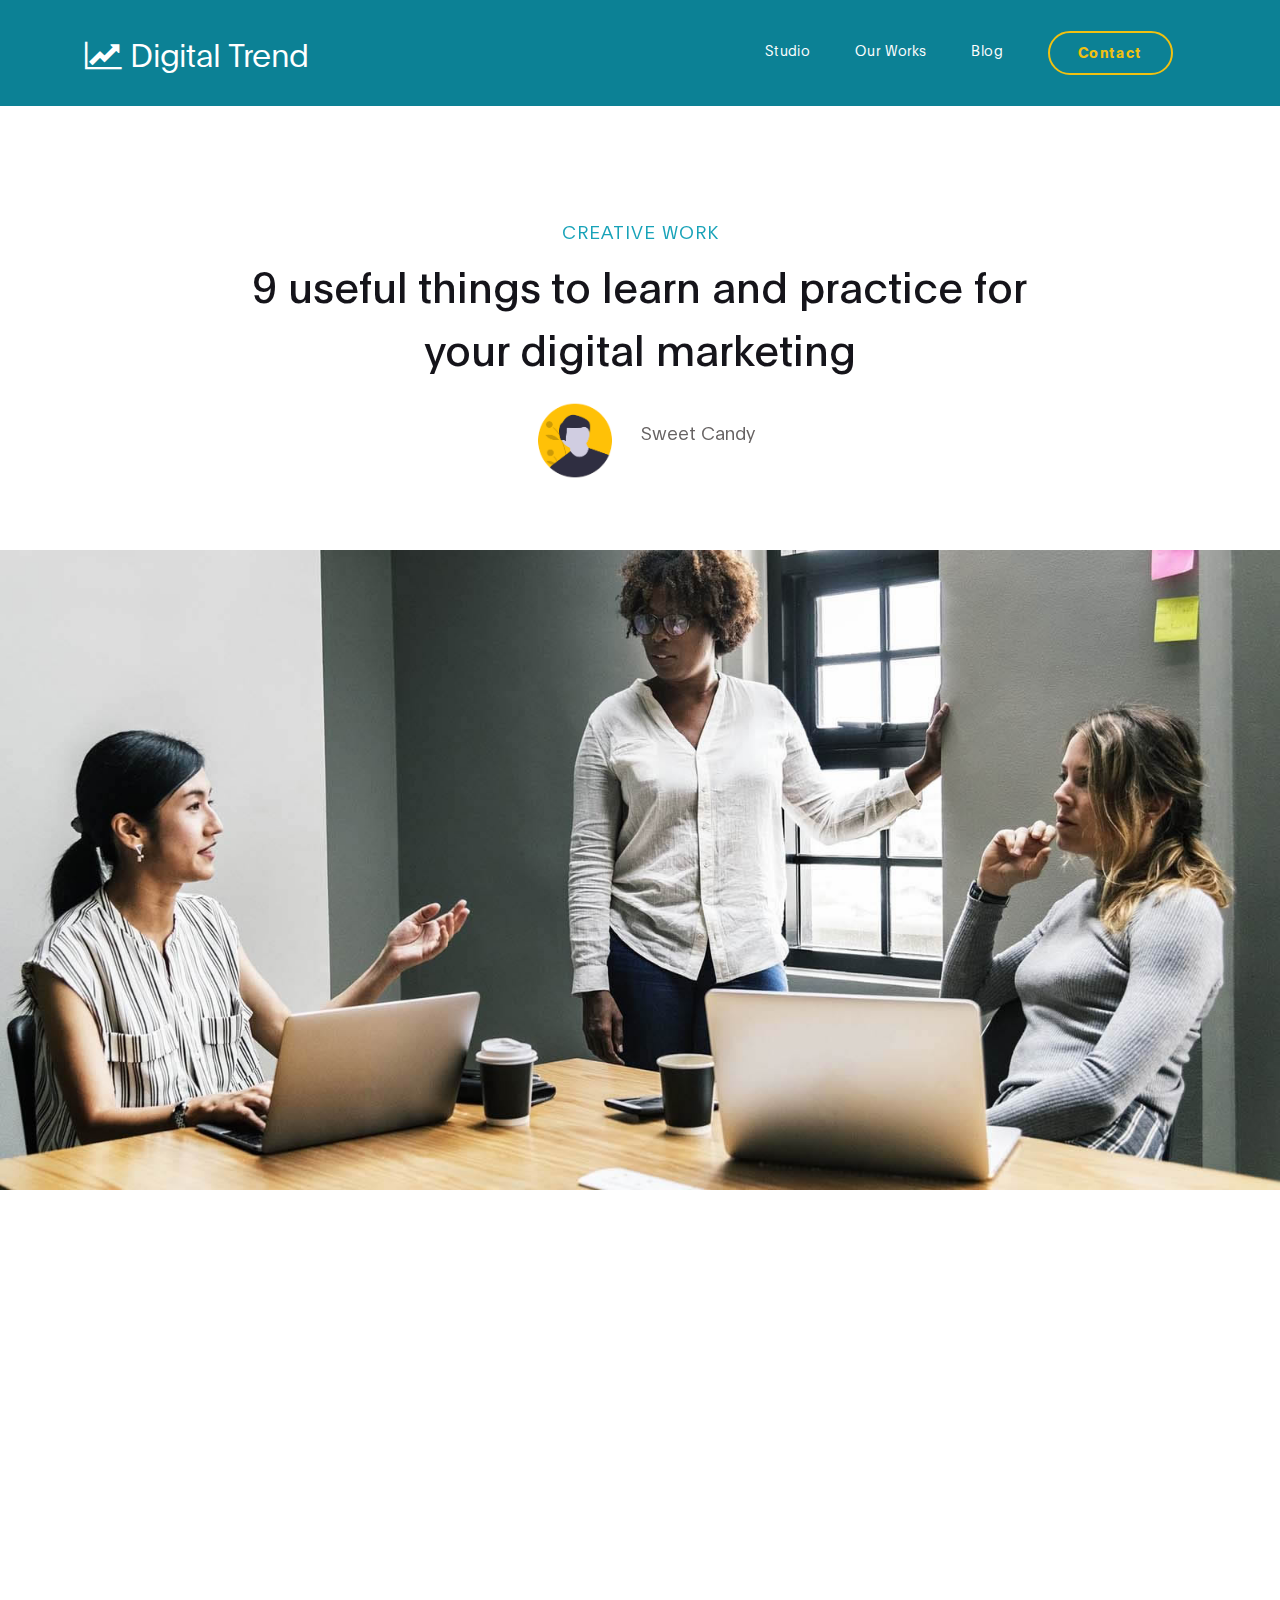
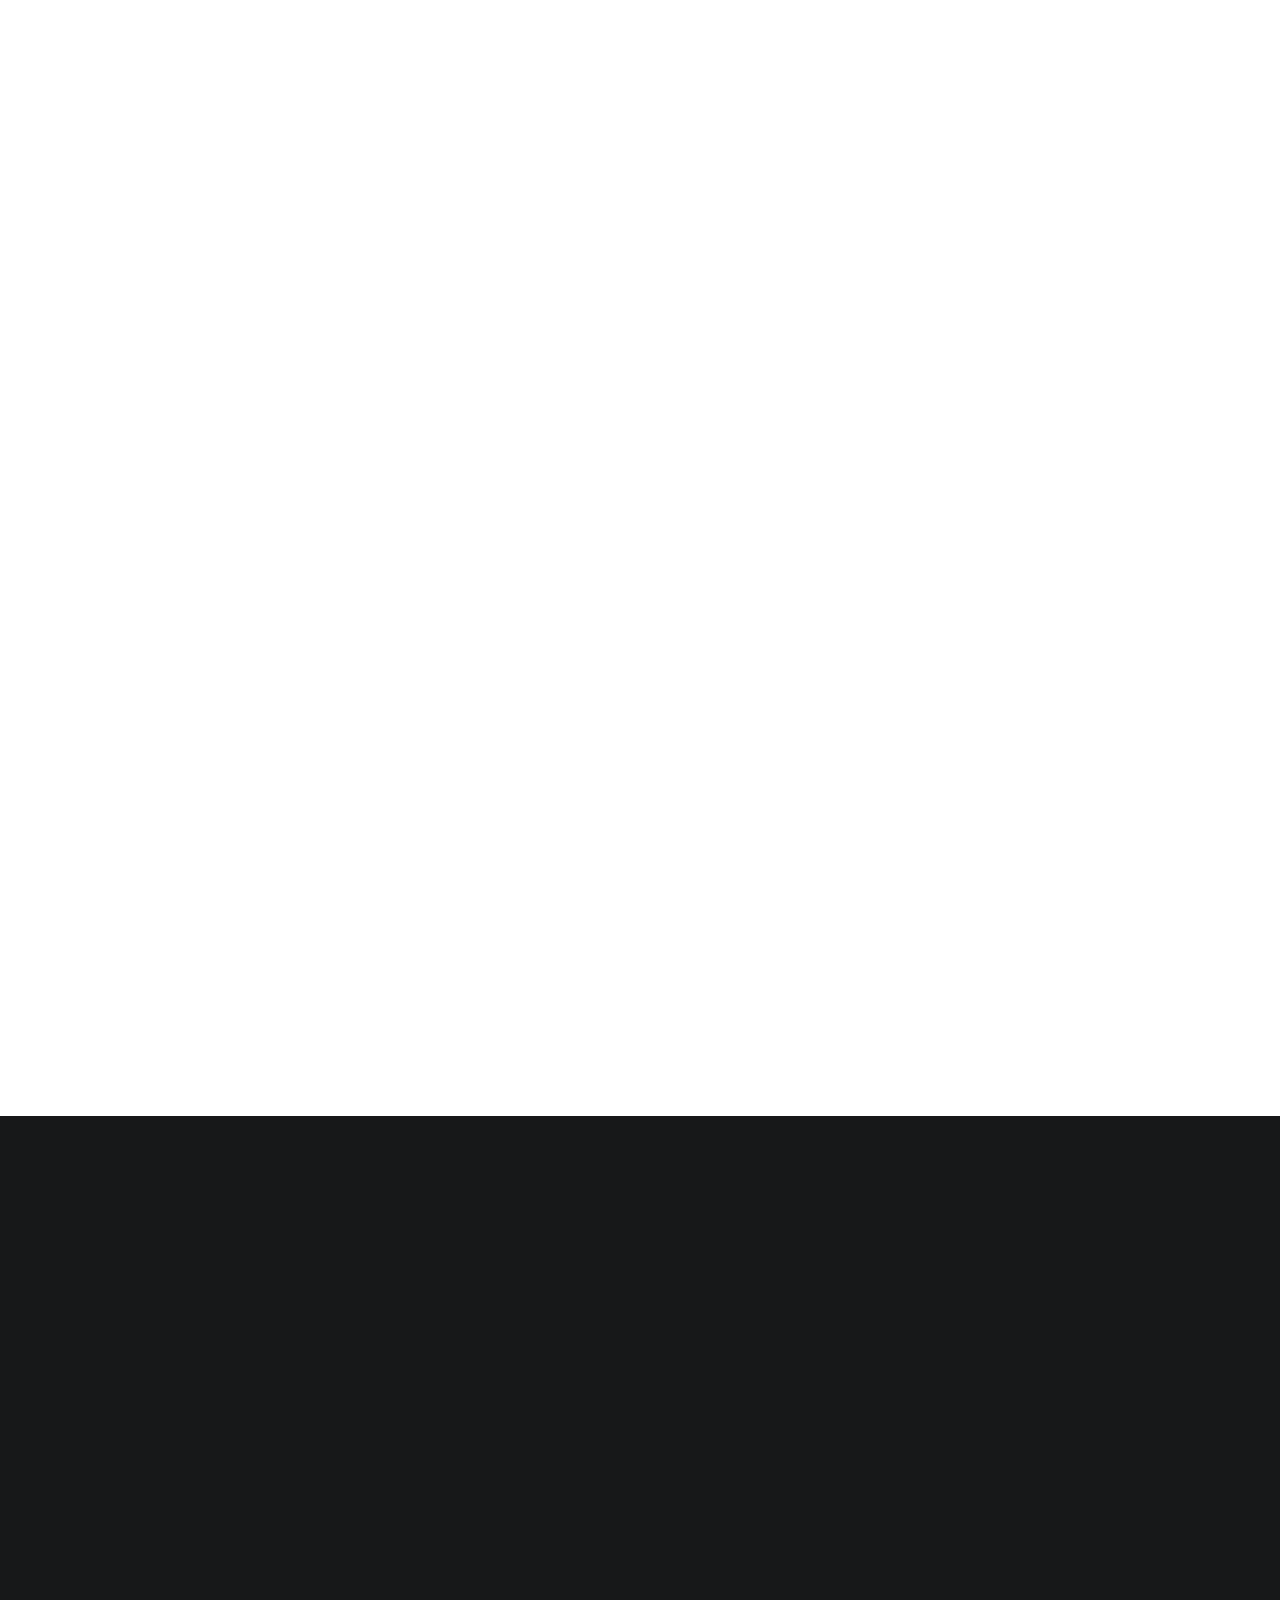
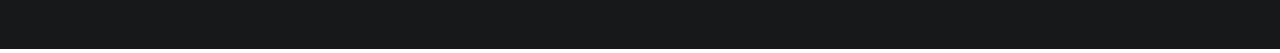
<file: blog-detail.html>
<!DOCTYPE html>
<html lang="en">
<head>

     <title>Digital Trend - Blog Detail</title>
<!--

DIGITAL TREND

https://templatemo.com/tm-538-digital-trend

-->
     <meta charset="UTF-8">
     <meta http-equiv="X-UA-Compatible" content="IE=Edge">
     <meta name="description" content="">
     <meta name="keywords" content="">
     <meta name="author" content="">
     <meta name="viewport" content="width=device-width, initial-scale=1, maximum-scale=1">

     <link rel="stylesheet" href="css/bootstrap.min.css">
     <link rel="stylesheet" href="css/font-awesome.min.css">
     <link rel="stylesheet" href="css/aos.css">
     <link rel="stylesheet" href="css/owl.carousel.min.css">
     <link rel="stylesheet" href="css/owl.theme.default.min.css">

     <!-- MAIN CSS -->
     <link rel="stylesheet" href="css/templatemo-digital-trend.css">

</head>
<body>

     <!-- MENU BAR -->
    <nav class="navbar navbar-expand-lg position-relative">
        <div class="container">
            <a class="navbar-brand" href="index.html">
              <i class="fa fa-line-chart"></i>
              Digital Trend
            </a>

            <button class="navbar-toggler" type="button" data-toggle="collapse" data-target="#navbarNav" aria-controls="navbarNav" aria-expanded="false"
                aria-label="Toggle navigation">
                <span class="navbar-toggler-icon"></span>
            </button>

            <div class="collapse navbar-collapse" id="navbarNav">
                <ul class="navbar-nav ml-auto">
                    <li class="nav-item">
                        <a href="index.html#about" class="nav-link">Studio</a>
                    </li>
                    <li class="nav-item">
                        <a href="index.html#project" class="nav-link">Our Works</a>
                    </li>
                    <li class="nav-item">
                        <a href="blog.html" class="nav-link">Blog</a>
                    </li>
                    <li class="nav-item">
                        <a href="contact.html" class="nav-link contact">Contact</a>
                    </li>
                </ul>
            </div>
        </div>
    </nav>


     <!-- BLOG DETAIL -->
     <section class="project-detail section-padding-half">
          <div class="container">
               <div class="row">

                    <div class="col-lg-9 mx-auto col-md-10 col-12 mt-lg-5 text-center" data-aos="fade-up">
                      <h4 class="blog-category text-info">Creative Work</h4>
                      
                      <h1>9 useful things to learn and practice for your digital marketing</h1>

                      <div class="client-info">
                          <div class="d-flex justify-content-center align-items-center mt-3">
                            <img src="images/project/project-detail/male-avatar.png" class="img-fluid" alt="male avatar">

                            <p>Sweet Candy</p>
                          </div>
                      </div>
                    </div>

               </div>
          </div>
     </section>


     <div class="full-image text-center" data-aos="zoom-in">
       <img src="images/blog/blog-header-image.jpg" class="img-fluid" alt="blog header">
     </div>


     <!-- BLOG DETAIL -->
     <section class="project-detail">
          <div class="container">
               <div class="row">

                  <div class="col-lg-9 mx-auto col-md-11 col-12 my-5 pt-3" data-aos="fade-up">

                    <h2 class="mb-3">Etiam quis metus elementum, tempor risus vel, condimentum orci.</h2>

                    <p>Mauris in convallis nunc, non facilisis arcu. Nunc sapien nulla, interdum at diam non, aliquam vestibulum leo. Fusce laoreet malesuada ante, consectetur consequat ante tempor et. Quisque ac risus ligula.</p>

                    <p>Suspendisse bibendum tortor at est placerat auctor. Phasellus tortor est, bibendum eu ex eu, tincidunt efficitur nunc. Orci varius natoque penatibus et magnis dis parturient montes, nascetur ridiculus mus.</p>

                    <ul class="list-detail py-3">
                      <li><span>Quisque at condimentum est. Duis sollicitudin urna id elit pulvinar placerat. Ut ac dui in ex vulputate dictum.</span></li>

                      <li><span>Mauris vitae tellus nisi. Morbi rutrum lacus sit amet volutpat viverra.</span></li>

                      <li><span> Integer maximus sem ut ipsum blandit elementum. Nullam sollicitudin accumsan commodo.</span></li>
                    </ul>

                    <p>Sed leo nisl, posuere at molestie ac, suscipit auctor mauris. Etiam quis metus elementum, tempor risus vel, condimentum orci.</p>

                    <h2 class="mt-5 mb-3">Curabitur tempus vel libero lobortis feugiat</h2>

                    <p>Orci varius natoque penatibus et magnis dis parturient montes, nascetur ridiculus mus. Mauris in convallis nunc, non facilisis arcu. Nunc sapien nulla, interdum at diam non, aliquam vestibulum leo.</p>

                    <blockquote>Phasellus dapibus ex sed dolor blandit, efficitur iaculis ipsum scelerisque. Cras elementum nibh id felis sagittis, sit amet pellentesque ligula porttitor. Fusce laoreet malesuada ante, consectetur consequat ante tempor et. Quisque ac risus ligula.</blockquote>
                    </div>
               </div>

              <div class="col-lg-8 mx-auto mb-5 pb-5 col-12" data-aos="fade-up">

                <h3 class="my-3" data-aos="fade-up">Leave a comment</h3>

                <form action="#" method="get"  class="contact-form" data-aos="fade-up" data-aos-delay="300" role="form">
                  <div class="row">
                    <div class="col-lg-6 col-12">
                      <input type="text" class="form-control" name="name" placeholder="Name">
                    </div>

                    <div class="col-lg-6 col-12">
                      <input type="email" class="form-control" name="email" placeholder="Email">
                    </div>

                    <div class="col-lg-12 col-12">
                      <textarea class="form-control" rows="6" name="message" placeholder="Message"></textarea>
                    </div>

                    <div class="col-lg-5 mx-auto col-7">
                      <button type="submit" class="form-control" id="submit-button" name="submit">Submit Comment</button>
                    </div>
                  </div>
                </form>
              </div>
              
          </div>
          
     </section>


    <footer class="site-footer">
      <div class="container">
        <div class="row">

          <div class="col-lg-5 mx-lg-auto col-md-8 col-10">
            <h1 class="text-white" data-aos="fade-up" data-aos-delay="100">We make creative <strong>brands</strong> only.</h1>
          </div>

          <div class="col-lg-3 col-md-6 col-12" data-aos="fade-up" data-aos-delay="200">
            <h4 class="my-4">Contact Info</h4>

            <p class="mb-1">
              <i class="fa fa-phone mr-2 footer-icon"></i> 
              +99 080 070 4224
            </p>

            <p>
              <a href="#">
                <i class="fa fa-envelope mr-2 footer-icon"></i>
                hello@company.com
              </a>
            </p>
          </div>

          <div class="col-lg-3 col-md-6 col-12" data-aos="fade-up" data-aos-delay="300">
            <h4 class="my-4">Our Studio</h4>

            <p class="mb-1">
              <i class="fa fa-home mr-2 footer-icon"></i> 
              Av. Lúcio Costa - Barra da Tijuca, Rio de Janeiro - RJ, Brazil
            </p>
          </div>

          <div class="col-lg-4 mx-lg-auto text-center col-md-8 col-12" data-aos="fade-up" data-aos-delay="400">
            <p class="copyright-text">Copyright &copy; 2020 Your Company
            <br>
            <a rel="nofollow noopener" href="https://templatemo.com">Design: TemplateMo</a></p>
          </div>

          <div class="col-lg-4 mx-lg-auto col-md-6 col-12" data-aos="fade-up" data-aos-delay="500">
            
            <ul class="footer-link">
              <li><a href="#">Stories</a></li>
              <li><a href="#">Work with us</a></li>
              <li><a href="#">Privacy</a></li>
            </ul>
          </div>

          <div class="col-lg-3 mx-lg-auto col-md-6 col-12" data-aos="fade-up" data-aos-delay="600">
            <ul class="social-icon">
              <li><a href="#" class="fa fa-instagram"></a></li>
              <li><a href="#" class="fa fa-twitter"></a></li>
              <li><a href="#" class="fa fa-dribbble"></a></li>
              <li><a href="#" class="fa fa-behance"></a></li>
            </ul>
          </div>

        </div>
      </div>
    </footer>


     <!-- SCRIPTS -->
     <script src="js/jquery.min.js"></script>
     <script src="js/bootstrap.min.js"></script>
     <script src="js/aos.js"></script>
     <script src="js/owl.carousel.min.js"></script>
     <script src="js/custom.js"></script>

</body>
</html>
</file>
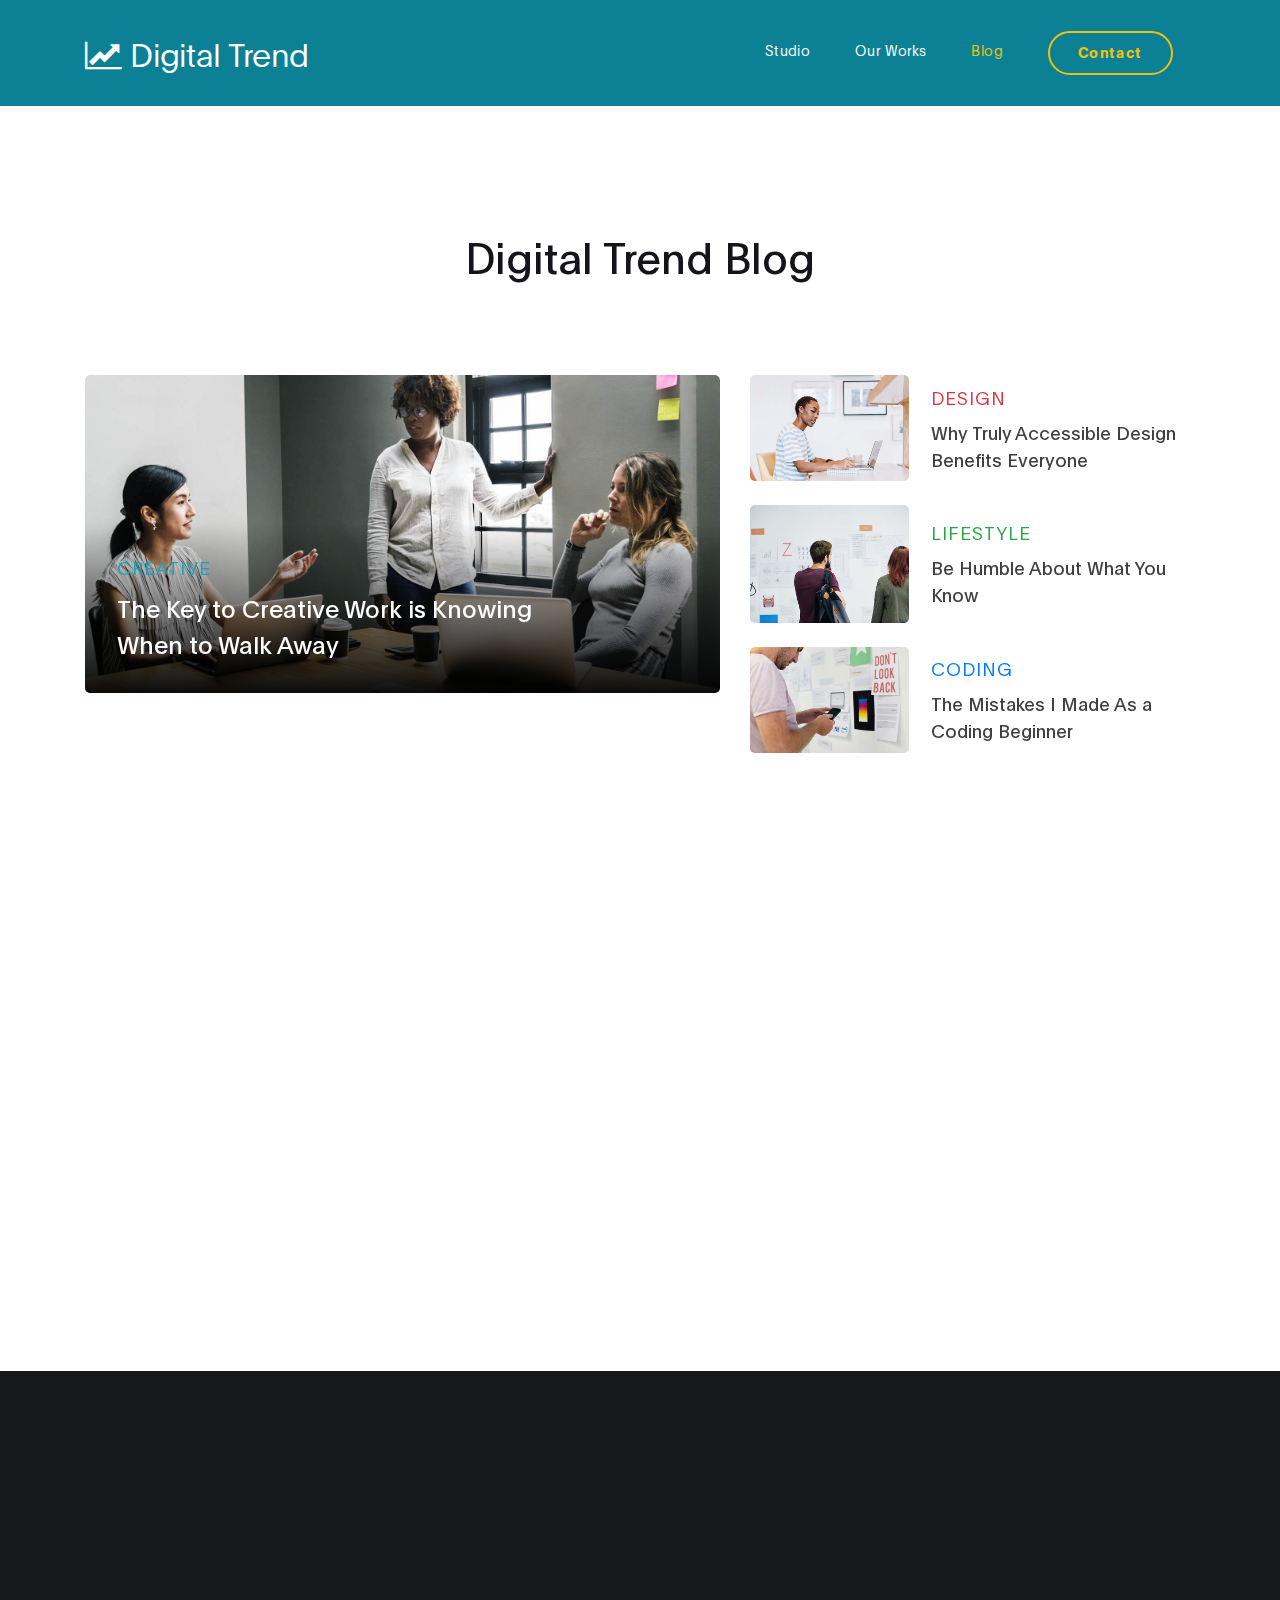
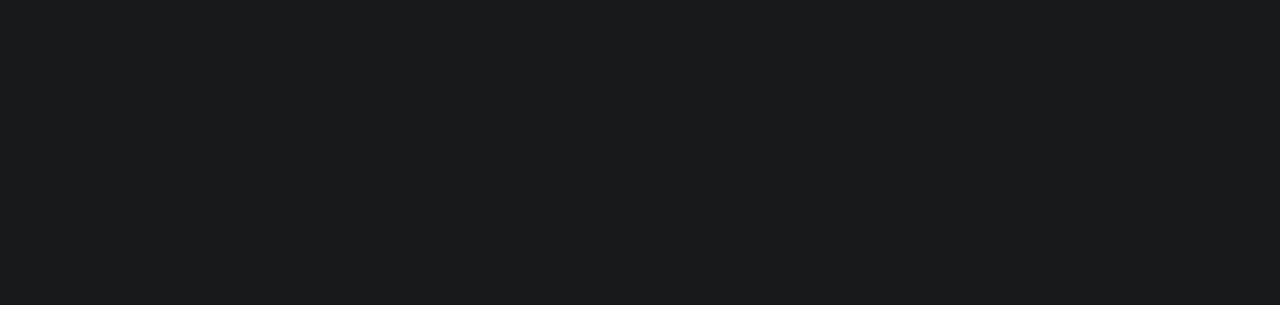
<file: blog.html>
<!DOCTYPE html>
<html lang="en">
<head>

     <title>Digital Trend - Blog</title>
<!--

DIGITAL TREND

https://templatemo.com/tm-538-digital-trend

-->
     <meta charset="UTF-8">
     <meta http-equiv="X-UA-Compatible" content="IE=Edge">
     <meta name="description" content="">
     <meta name="keywords" content="">
     <meta name="author" content="">
     <meta name="viewport" content="width=device-width, initial-scale=1, maximum-scale=1">

     <link rel="stylesheet" href="css/bootstrap.min.css">
     <link rel="stylesheet" href="css/font-awesome.min.css">
     <link rel="stylesheet" href="css/aos.css">
     <link rel="stylesheet" href="css/owl.carousel.min.css">
     <link rel="stylesheet" href="css/owl.theme.default.min.css">

     <!-- MAIN CSS -->
     <link rel="stylesheet" href="css/templatemo-digital-trend.css">

</head>
<body>

     <!-- MENU BAR -->
    <nav class="navbar navbar-expand-lg position-absolute">
        <div class="container">
            <a class="navbar-brand" href="index.html">
              <i class="fa fa-line-chart"></i>
              Digital Trend
            </a>

            <button class="navbar-toggler" type="button" data-toggle="collapse" data-target="#navbarNav" aria-controls="navbarNav" aria-expanded="false"
                aria-label="Toggle navigation">
                <span class="navbar-toggler-icon"></span>
            </button>

            <div class="collapse navbar-collapse" id="navbarNav">
                <ul class="navbar-nav ml-auto">
                    <li class="nav-item">
                        <a href="index.html#about" class="nav-link">Studio</a>
                    </li>
                    <li class="nav-item">
                        <a href="index.html#project" class="nav-link">Our Works</a>
                    </li>
                    <li class="nav-item">
                        <a href="blog.html" class="nav-link active">Blog</a>
                    </li>
                    <li class="nav-item">
                        <a href="contact.html" class="nav-link contact">Contact</a>
                    </li>
                </ul>
            </div>
        </div>
    </nav>


     <!-- BLOG -->
     <section class="blog section-padding">
          <div class="container">
               <div class="row">

                    <div class="col-lg-12 col-12 py-5 mt-5 mb-3 text-center">

                      <h1 class="mb-4" data-aos="fade-up">Digital Trend Blog</h1>
                    </div>

                    <div class="col-lg-7 col-md-7 col-12 mb-4">
                      <div class="blog-header" data-aos="fade-up" data-aos-delay="100">
                        <img src="images/blog/blog-header-image.jpg" class="img-fluid" alt="blog header">

                        <div class="blog-header-info">
                          <h4 class="blog-category text-info">Creative</h4>

                          <h3><a href="blog-detail.html">The Key to Creative Work is Knowing When to Walk Away</a></h3>
                        </div>
                      </div>
                    </div>

                    <div class="col-lg-5 col-md-5 col-12 mb-4">
                      <div class="blog-sidebar d-flex justify-content-center align-items-center" data-aos="fade-up" data-aos-delay="200">
                        <img src="images/blog/blog-sidebar-image.jpg" class="img-fluid" alt="blog">

                        <div class="blog-info">
                          <h4 class="blog-category text-danger">Design</h4>

                          <h3><a href="blog-detail.html">Why Truly Accessible Design Benefits Everyone</a></h3>
                        </div>
                      </div>

                      <div class="blog-sidebar py-4 d-flex justify-content-center align-items-center" data-aos="fade-up" data-aos-delay="300">
                        <img src="images/blog/blog-sidebar-image01.jpg" class="img-fluid" alt="blog">

                        <div class="blog-info">
                          <h4 class="blog-category text-success">lifestyle</h4>

                          <h3><a href="blog-detail.html">Be Humble About What You Know</a></h3>
                        </div>
                      </div>

                      <div class="blog-sidebar d-flex justify-content-center align-items-center" data-aos="fade-up" data-aos-delay="200">
                        <img src="images/blog/blog-sidebar-image02.jpg" class="img-fluid" alt="blog">

                        <div class="blog-info">
                          <h4 class="blog-category text-primary">Coding</h4>

                          <h3><a href="blog-detail.html">The Mistakes I Made As a Coding Beginner</a></h3>
                        </div>
                      </div>

                    </div>

                    <div class="col-lg-5 ml-auto mt-5 pt-5 col-md-6 col-12">

                      <img src="images/newsletter.png" data-aos="fade-up" data-aos-delay="100" class="img-fluid" alt="newsletter">
                    </div>

                    <div class="col-lg-5 mr-auto mt-5 pt-5 col-md-6 col-12 newsletter-form">
                      <h4 data-aos="fade-up" data-aos-delay="200">Email Newsletter</h4>

                      <h2 data-aos="fade-up" data-aos-delay="300">Let’s stay up-to-date. We'll share you all good stuffs.</h2>
                      <form action="#" method="get" enctype="multipart/form-data">
                      <div class="form-group mt-4" data-aos="fade-up" data-aos-delay="400">
                        <input name="email" type="email" class="form-control" 
                        		id="email" aria-describedby="emailHelp" placeholder="Please enter your email" required>

                        <small id="emailHelp" class="form-text text-muted">We'll NOT share your email address to anyone else.</small>

                      </div>

                      <div class="form-group form-check" data-aos="fade-up" data-aos-delay="500">
                        <input name="monthly" type="checkbox" class="form-check-input" id="monthly">

                        <label class="form-check-label" for="monthly">Please send me a monthly newsletter.</label>
                      </div>

                        <button type="submit" data-aos="fade-up" data-aos-delay="500" class="btn w-100 mt-3">Sign up</button>
                      </form>
                    </div>

               </div>
          </div>
     </section>


    <footer class="site-footer">
      <div class="container">
        <div class="row">

          <div class="col-lg-5 mx-lg-auto col-md-8 col-10">
            <h1 class="text-white" data-aos="fade-up" data-aos-delay="100">We make creative <strong>brands</strong> only.</h1>
          </div>

          <div class="col-lg-3 col-md-6 col-12" data-aos="fade-up" data-aos-delay="200">
            <h4 class="my-4">Contact Info</h4>

            <p class="mb-1">
              <i class="fa fa-phone mr-2 footer-icon"></i> 
              +99 080 070 4224
            </p>

            <p>
              <a href="#">
                <i class="fa fa-envelope mr-2 footer-icon"></i>
                hello@company.com
              </a>
            </p>
          </div>

          <div class="col-lg-3 col-md-6 col-12" data-aos="fade-up" data-aos-delay="300">
            <h4 class="my-4">Our Studio</h4>

            <p class="mb-1">
              <i class="fa fa-home mr-2 footer-icon"></i> 
              Av. Lúcio Costa - Barra da Tijuca, Rio de Janeiro - RJ, Brazil
            </p>
          </div>

          <div class="col-lg-4 mx-lg-auto text-center col-md-8 col-12" data-aos="fade-up" data-aos-delay="400">
            <p class="copyright-text">Copyright &copy; 2020 Your Company
            <br>
            <a rel="nofollow noopener" href="https://templatemo.com">Design: TemplateMo</a></p>
          </div>

          <div class="col-lg-4 mx-lg-auto col-md-6 col-12" data-aos="fade-up" data-aos-delay="500">
            
            <ul class="footer-link">
              <li><a href="#">Stories</a></li>
              <li><a href="#">Work with us</a></li>
              <li><a href="#">Privacy</a></li>
            </ul>
          </div>

          <div class="col-lg-3 mx-lg-auto col-md-6 col-12" data-aos="fade-up" data-aos-delay="600">
            <ul class="social-icon">
              <li><a href="#" class="fa fa-instagram"></a></li>
              <li><a href="#" class="fa fa-twitter"></a></li>
              <li><a href="#" class="fa fa-dribbble"></a></li>
              <li><a href="#" class="fa fa-behance"></a></li>
            </ul>
          </div>

        </div>
      </div>
    </footer>


     <!-- SCRIPTS -->
     <script src="js/jquery.min.js"></script>
     <script src="js/bootstrap.min.js"></script>
     <script src="js/aos.js"></script>
     <script src="js/owl.carousel.min.js"></script>
     <script src="js/custom.js"></script>

</body>
</html>
</file>
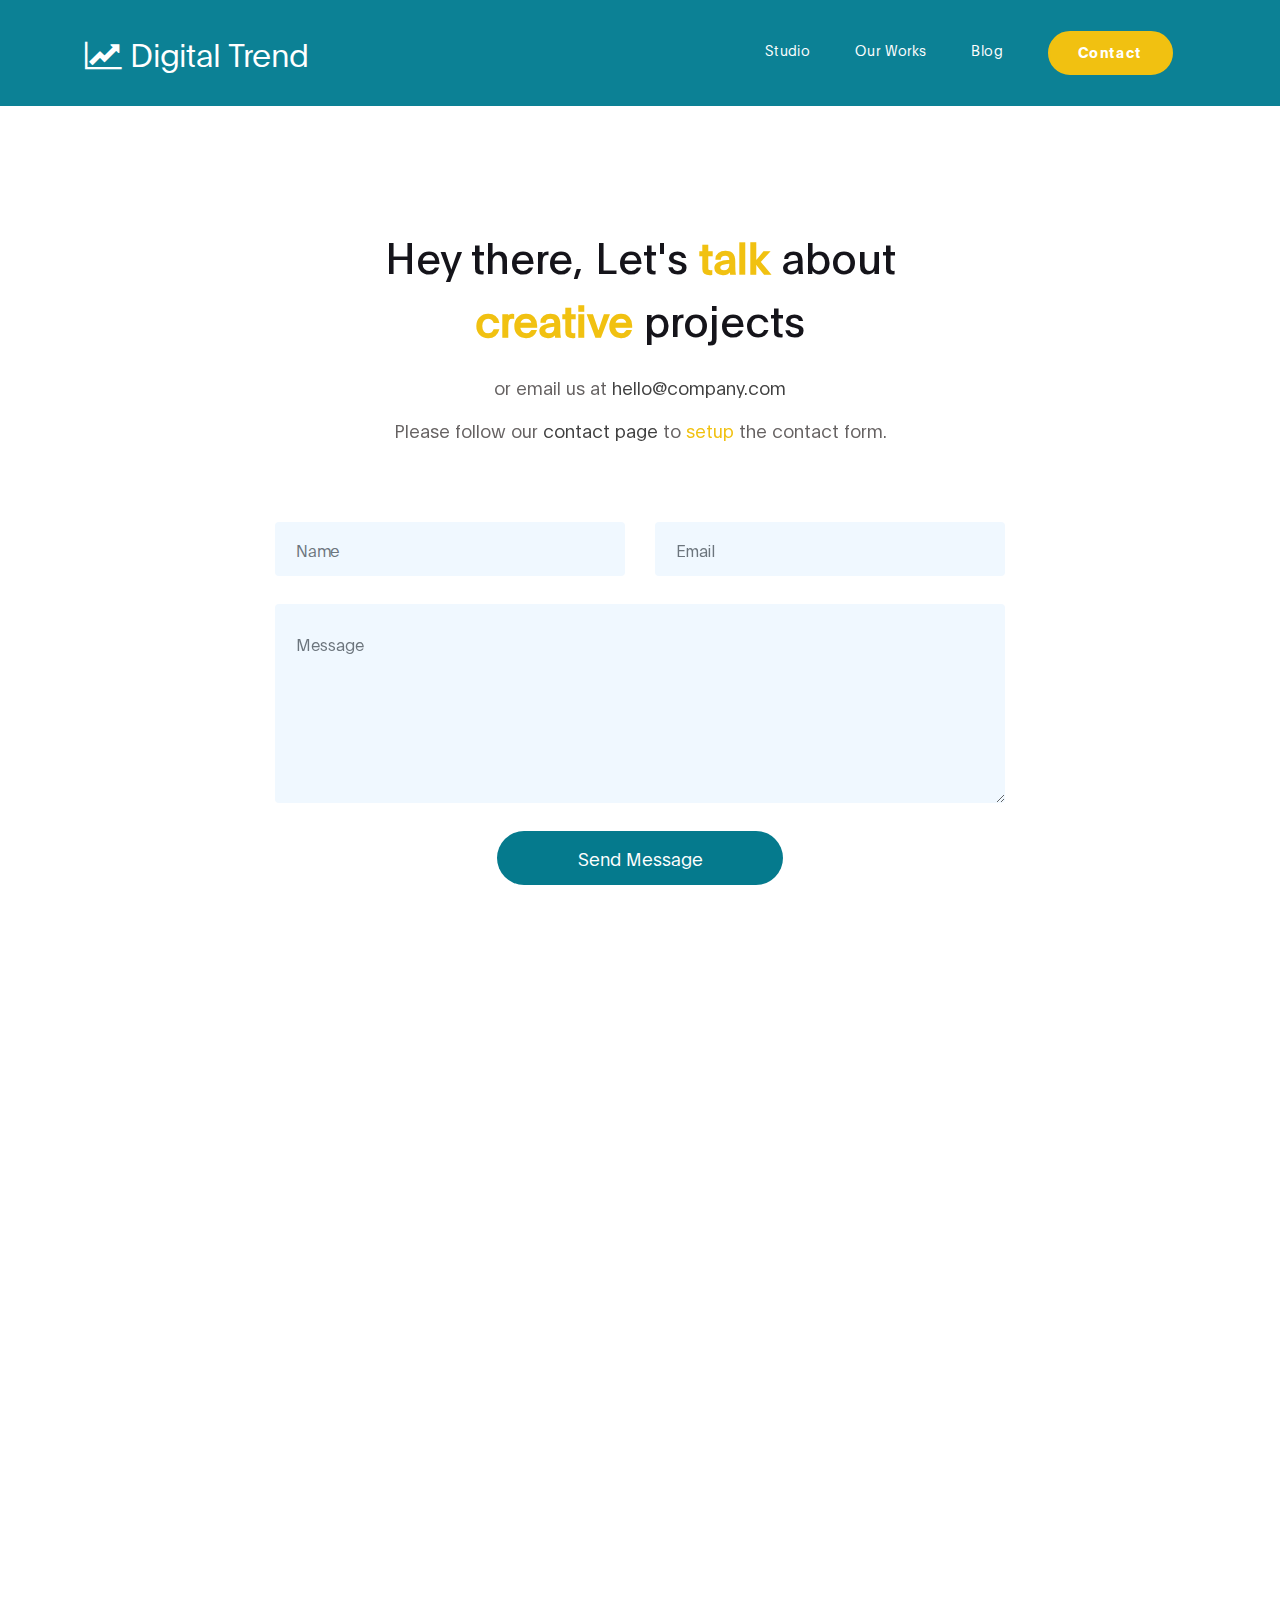
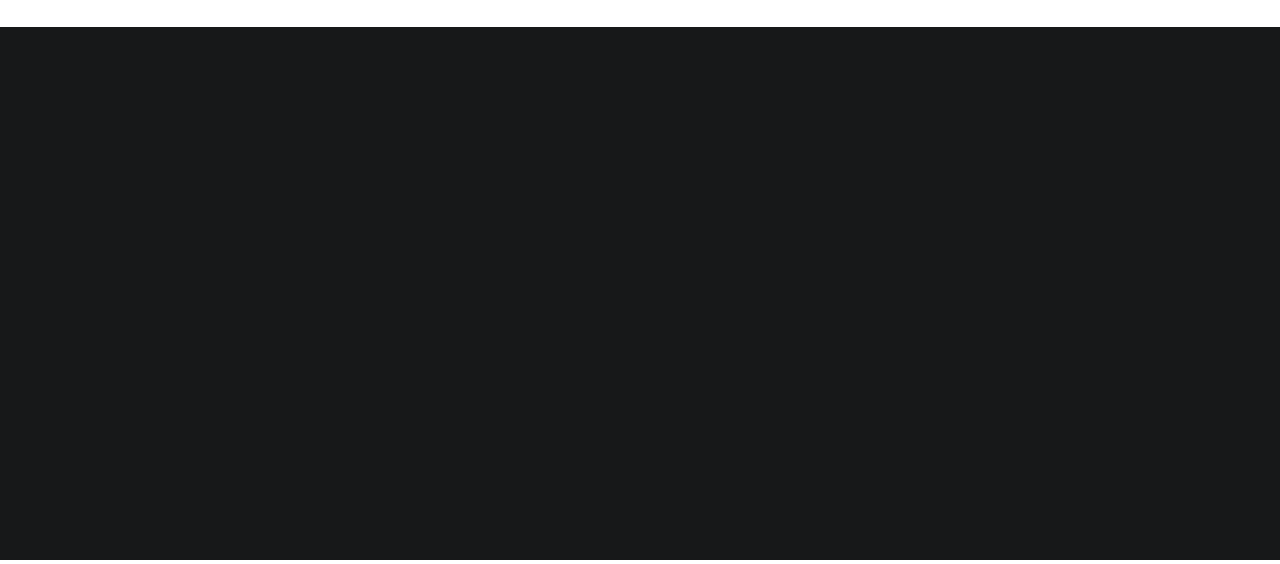
<file: contact.html>
<!DOCTYPE html>
<html lang="en">
<head>

     <title>Digital Trend Contact</title>
<!--

DIGITAL TREND

https://templatemo.com/tm-538-digital-trend

-->
     <meta charset="UTF-8">
     <meta http-equiv="X-UA-Compatible" content="IE=Edge">
     <meta name="description" content="">
     <meta name="keywords" content="">
     <meta name="author" content="">
     <meta name="viewport" content="width=device-width, initial-scale=1, maximum-scale=1">

     <link rel="stylesheet" href="css/bootstrap.min.css">
     <link rel="stylesheet" href="css/font-awesome.min.css">
     <link rel="stylesheet" href="css/aos.css">
     <link rel="stylesheet" href="css/owl.carousel.min.css">
     <link rel="stylesheet" href="css/owl.theme.default.min.css">

     <!-- MAIN CSS -->
     <link rel="stylesheet" href="css/templatemo-digital-trend.css">

</head>
<body>

     <!-- MENU BAR -->
    <nav class="navbar navbar-expand-lg position-absolute">
        <div class="container">
          <a class="navbar-brand" href="index.html">
              <i class="fa fa-line-chart"></i>
              Digital Trend
            </a>

            <button class="navbar-toggler" type="button" data-toggle="collapse" data-target="#navbarNav" aria-controls="navbarNav" aria-expanded="false"
                aria-label="Toggle navigation">
                <span class="navbar-toggler-icon"></span>
            </button>

            <div class="collapse navbar-collapse" id="navbarNav">
                <ul class="navbar-nav ml-auto">
                    <li class="nav-item">
                        <a href="index.html#about" class="nav-link">Studio</a>
                    </li>
                    <li class="nav-item">
                        <a href="index.html#project" class="nav-link">Our Works</a>
                    </li>
                    <li class="nav-item">
                        <a href="blog.html" class="nav-link">Blog</a>
                    </li>
                    <li class="nav-item">
                        <a href="contact.html" class="nav-link active contact">Contact</a>
                    </li>
                </ul>
            </div>
        </div>
    </nav>


     <!-- CONTACT -->
     <section class="contact section-padding">
          <div class="container">
               <div class="row">

                    <div class="col-lg-6 mx-auto col-md-7 col-12 py-5 mt-5 text-center" data-aos="fade-up">

                      <h1 class="mb-4">Hey there, Let's <strong>talk</strong> about <strong>creative</strong> projects</h1>

                      <p>or email us at <a href="mailto:hello@company.com">hello@company.com</a></p>
                      <p>Please follow our <a rel="nofollow" href="https://templatemo.com/contact">contact page</a> to <strong>setup</strong> the contact form.</p>
                    </div>

                    <div class="col-lg-8 mx-auto col-md-10 col-12">
                    
                    <!-- Follow https://templatemo.com/contact page to setup your own contact form -->
                    
                      <form action="#" method="post" class="contact-form" data-aos="fade-up" data-aos-delay="300" role="form">
                        <div class="row">
                          <div class="col-lg-6 col-12">
                            <input type="text" class="form-control" name="name" placeholder="Name">
                          </div>

                          <div class="col-lg-6 col-12">
                            <input type="email" class="form-control" name="email" placeholder="Email">
                          </div>

                          <div class="col-lg-12 col-12">
                            <textarea class="form-control" rows="6" name="message" placeholder="Message"></textarea>
                          </div>

                          <div class="col-lg-5 mx-auto col-7">
                            <button type="submit" class="form-control" id="submit-button" name="submit">Send Message</button>
                          </div>
                        </div>

                      </form>
                    </div>

               </div>
          </div>
     </section>

<!-- How to change your own map point
	1. Go to Google Maps
	2. Click on your location point
	3. Click "Share" and choose "Embed map" tab
	4. Copy only URL and paste it within the src="" field below
-->
     <div class="google-map" data-aos="zoom-in">
       <iframe src="https://www.google.com/maps/embed?pb=!1m18!1m12!1m3!1d11196.961132529668!2d-43.38581128725845!3d-23.011063013218724!2m3!1f0!2f0!3f0!3m2!1i1024!2i768!4f13.1!3m3!1m2!1s0x9bdb695cd967b7%3A0x171cdd035a6a9d84!2sAv.%20L%C3%BAcio%20Costa%20-%20Barra%20da%20Tijuca%2C%20Rio%20de%20Janeiro%20-%20RJ%2C%20Brazil!5e0!3m2!1sen!2sth!4v1568649412152!5m2!1sen!2sth" width="1920" height="600" frameborder="0" style="border:0;" allowfullscreen=""></iframe>
     </div>


    <footer class="site-footer">
      <div class="container">
        <div class="row">

          <div class="col-lg-5 mx-lg-auto col-md-8 col-10">
            <h1 class="text-white" data-aos="fade-up" data-aos-delay="100">We make creative <strong>brands</strong> only.</h1>
          </div>

          <div class="col-lg-3 col-md-6 col-12" data-aos="fade-up" data-aos-delay="200">
            <h4 class="my-4">Contact Info</h4>

            <p class="mb-1">
              <i class="fa fa-phone mr-2 footer-icon"></i> 
              +99 080 070 4224
            </p>

            <p>
              <a href="#">
                <i class="fa fa-envelope mr-2 footer-icon"></i>
                hello@company.com
              </a>
            </p>
          </div>

          <div class="col-lg-3 col-md-6 col-12" data-aos="fade-up" data-aos-delay="300">
            <h4 class="my-4">Our Studio</h4>

            <p class="mb-1">
              <i class="fa fa-home mr-2 footer-icon"></i> 
              Av. Lúcio Costa - Barra da Tijuca, Rio de Janeiro - RJ, Brazil
            </p>
          </div>

          <div class="col-lg-4 mx-lg-auto text-center col-md-8 col-12" data-aos="fade-up" data-aos-delay="400">
            <p class="copyright-text">Copyright &copy; 2020 Your Company
            <br>
            <a rel="nofollow noopener" href="https://templatemo.com">Design: TemplateMo</a></p>
          </div>

          <div class="col-lg-4 mx-lg-auto col-md-6 col-12" data-aos="fade-up" data-aos-delay="500">
            
            <ul class="footer-link">
              <li><a href="#">Stories</a></li>
              <li><a href="#">Work with us</a></li>
              <li><a href="#">Privacy</a></li>
            </ul>
          </div>

          <div class="col-lg-3 mx-lg-auto col-md-6 col-12" data-aos="fade-up" data-aos-delay="600">
            <ul class="social-icon">
              <li><a href="#" class="fa fa-instagram"></a></li>
              <li><a href="#" class="fa fa-twitter"></a></li>
              <li><a href="#" class="fa fa-dribbble"></a></li>
              <li><a href="#" class="fa fa-behance"></a></li>
            </ul>
          </div>

        </div>
      </div>
    </footer>


     <!-- SCRIPTS -->
     <script src="js/jquery.min.js"></script>
     <script src="js/bootstrap.min.js"></script>
     <script src="js/aos.js"></script>
     <script src="js/owl.carousel.min.js"></script>
     <script src="js/custom.js"></script>

</body>
</html>
</file>
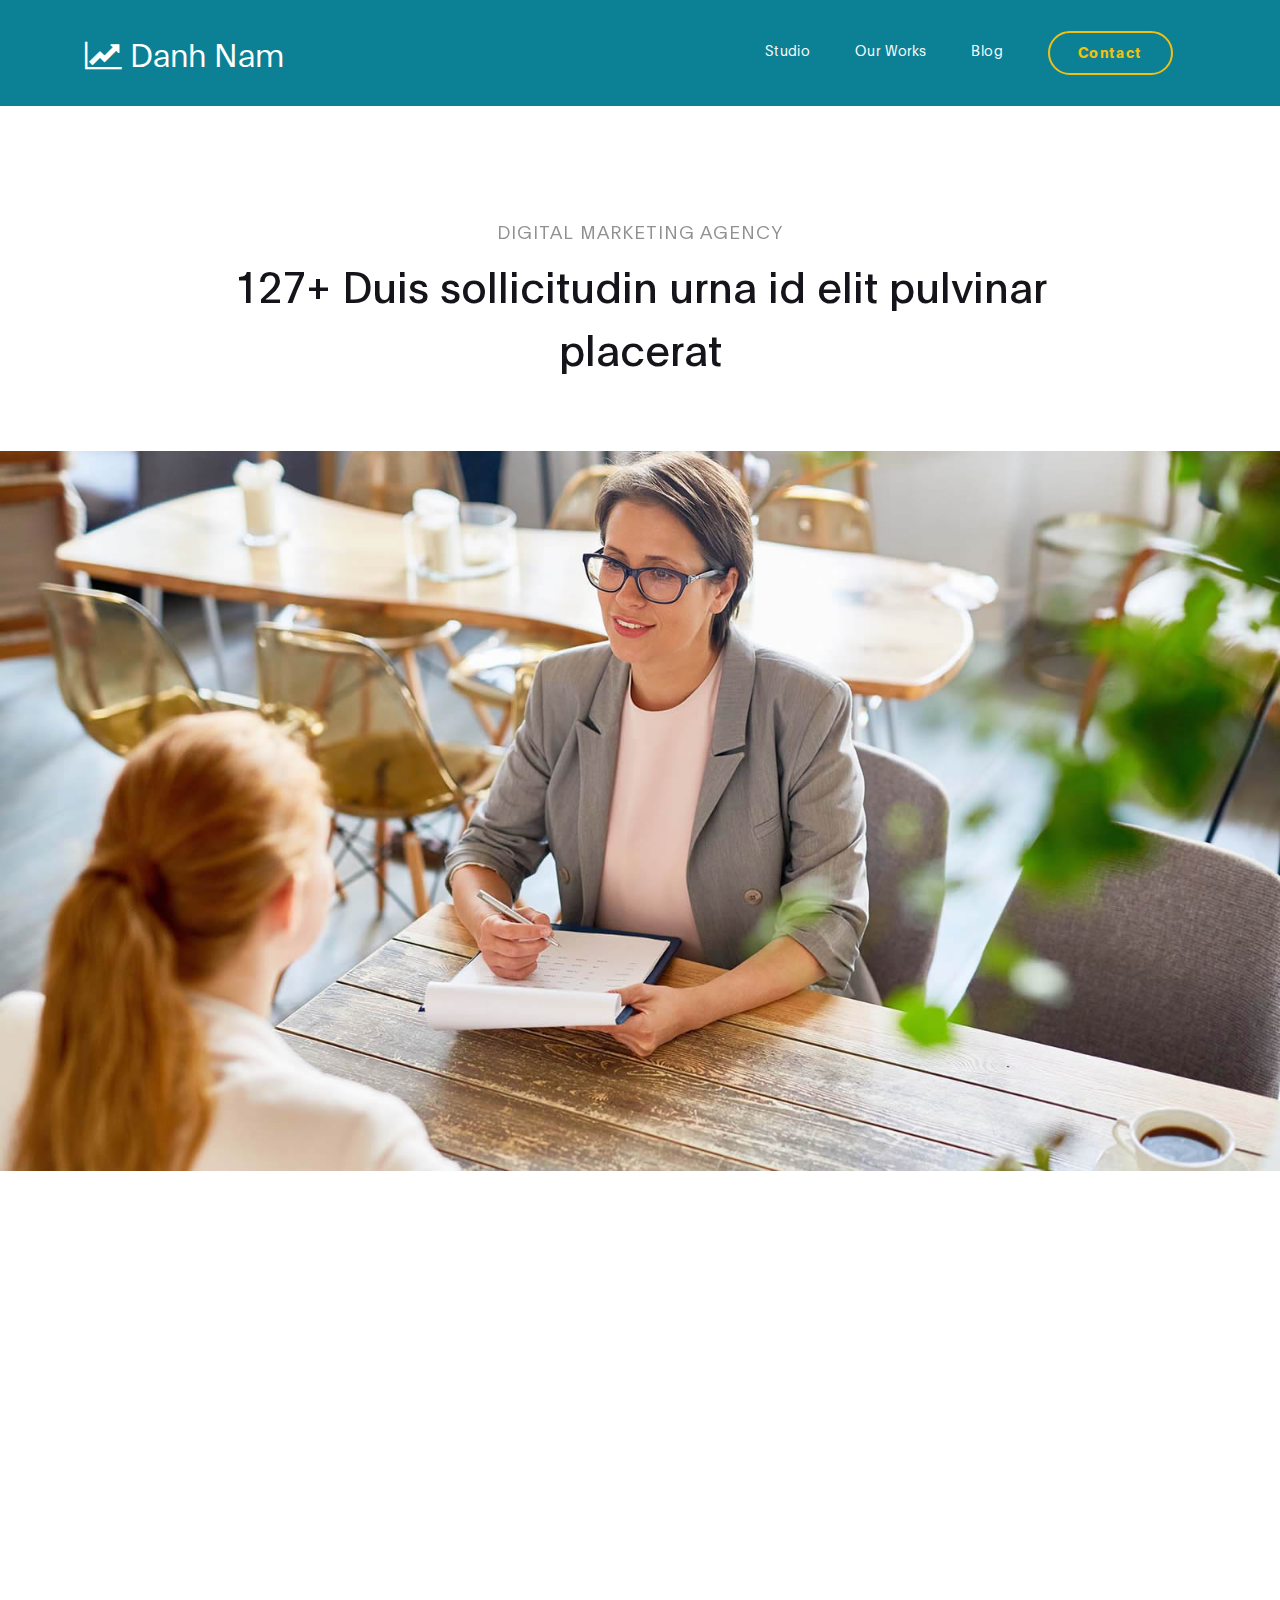
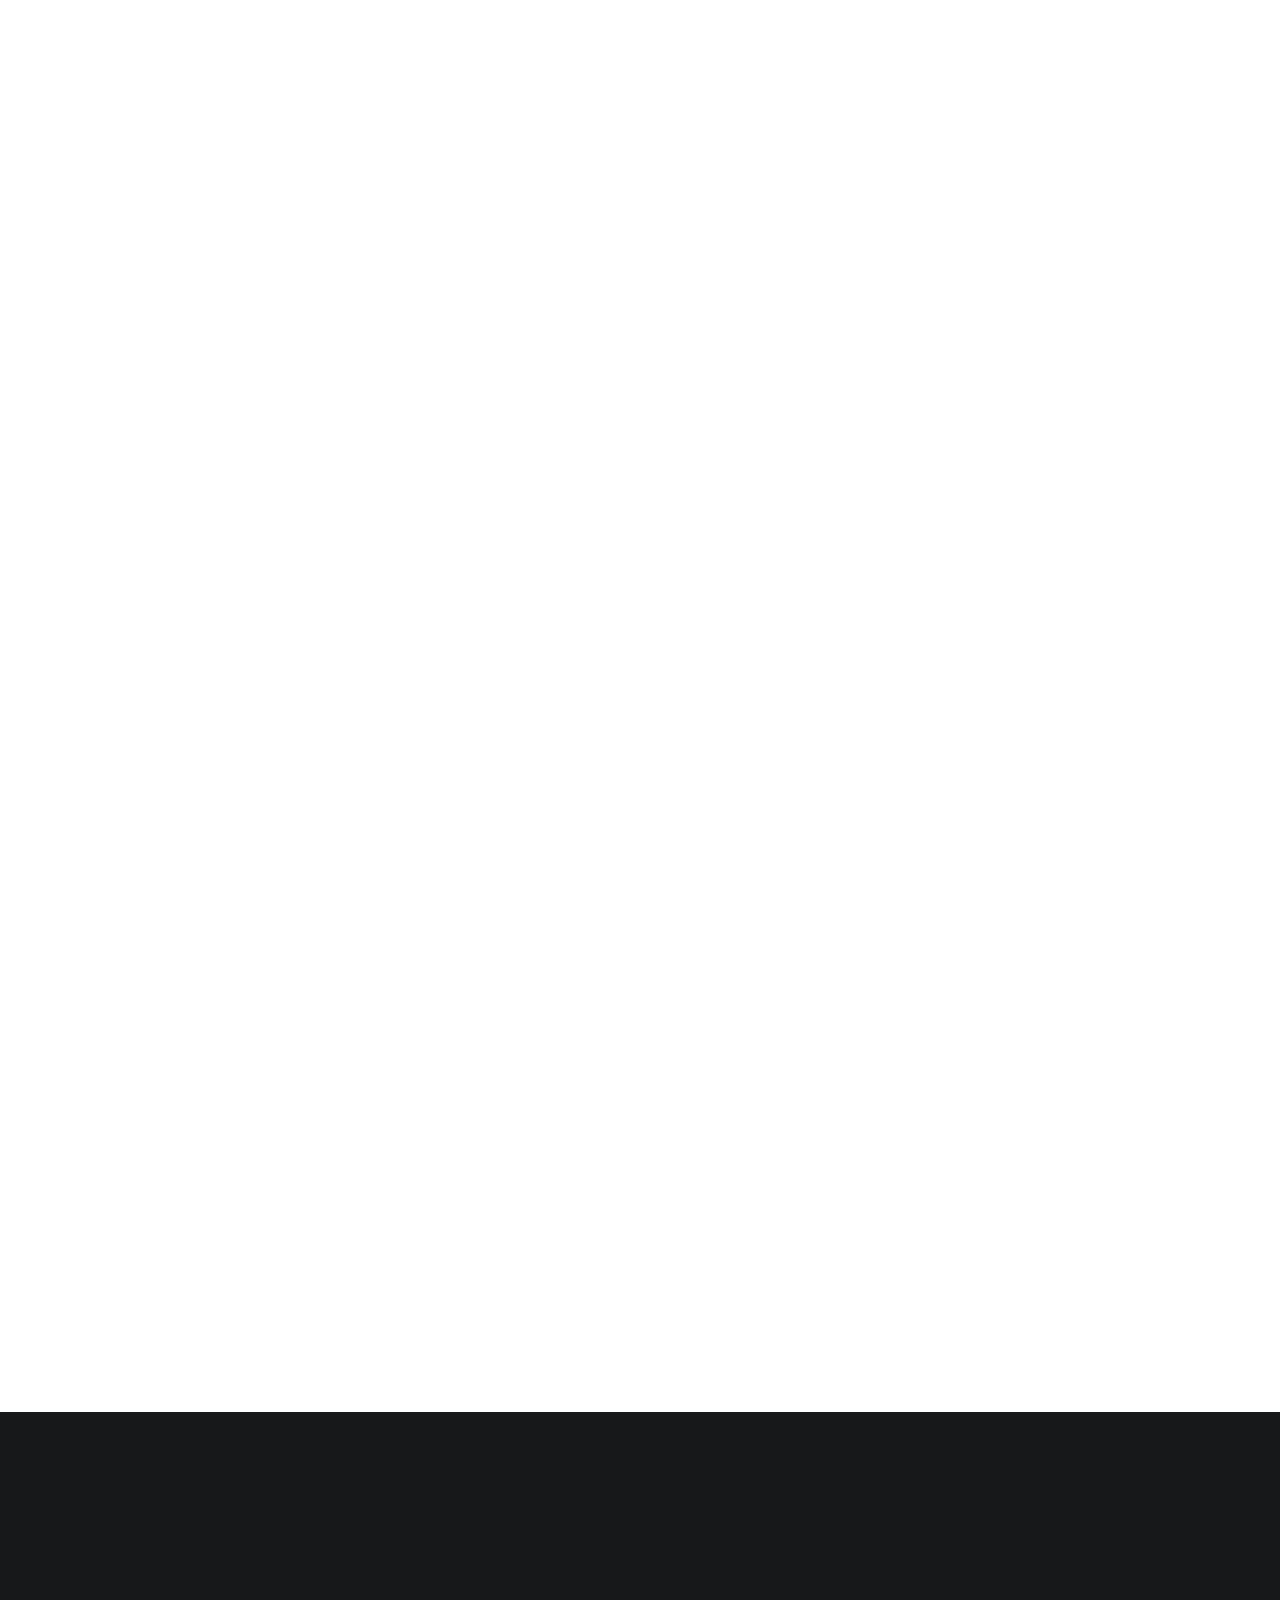
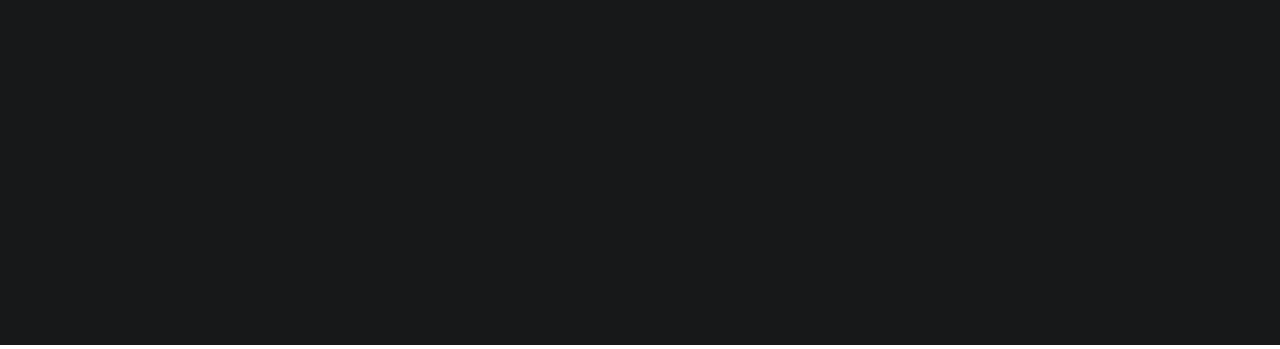
<file: project-detail.html>
<!DOCTYPE html>
<html lang="en">
<head>

     <title>Biến động thị trường</title>
<!--

DIGITAL TREND

https://templatemo.com/tm-538-digital-trend

-->
     <meta charset="UTF-8">
     <meta http-equiv="X-UA-Compatible" content="IE=Edge">
     <meta name="description" content="">
     <meta name="keywords" content="">
     <meta name="author" content="">
     <meta name="viewport" content="width=device-width, initial-scale=1, maximum-scale=1">

     <link rel="stylesheet" href="css/bootstrap.min.css">
     <link rel="stylesheet" href="css/font-awesome.min.css">
     <link rel="stylesheet" href="css/aos.css">
     <link rel="stylesheet" href="css/owl.carousel.min.css">
     <link rel="stylesheet" href="css/owl.theme.default.min.css">

     <!-- MAIN CSS -->
     <link rel="stylesheet" href="css/templatemo-digital-trend.css">

</head>
<body>

     <!-- MENU BAR -->
    <nav class="navbar navbar-expand-lg position-relative">
        <div class="container">
            <a class="navbar-brand" href="index.html">
              <i class="fa fa-line-chart"></i>
              Danh Nam
            </a>

            <button class="navbar-toggler" type="button" data-toggle="collapse" data-target="#navbarNav" aria-controls="navbarNav" aria-expanded="false"
                aria-label="Toggle navigation">
                <span class="navbar-toggler-icon"></span>
            </button>

            <div class="collapse navbar-collapse" id="navbarNav">
                <ul class="navbar-nav ml-auto">
                    <li class="nav-item">
                        <a href="index.html#about" class="nav-link">Studio</a>
                    </li>
                    <li class="nav-item">
                        <a href="index.html#project" class="nav-link">Our Works</a>
                    </li>
                    <li class="nav-item">
                        <a href="blog.html" class="nav-link">Blog</a>
                    </li>
                    <li class="nav-item">
                        <a href="contact.html" class="nav-link contact">Contact</a>
                    </li>
                </ul>
            </div>
        </div>
    </nav>


     <!-- PROJECT DETAIL -->
     <section class="project-detail section-padding-half">
          <div class="container">
               <div class="row">

                    <div class="col-lg-9 mx-auto col-md-10 col-12 mt-lg-5 text-center" data-aos="fade-up">

                      <h4>Digital Marketing Agency</h4>

                      <h1>127+ Duis sollicitudin urna id elit pulvinar placerat</h1>
                    </div>

               </div>
          </div>
     </section>

     <div class="full-image text-center" data-aos="zoom-in">
       <img src="images/project/project-detail/interview-process.jpg" class="img-fluid" alt="interview process">
     </div>

     <!-- PROJECT DETAIL -->
     <section class="project-detail section-padding">
          <div class="container">
               <div class="row">

                  <div class="col-lg-6 col-md-6 col-12 mb-5">

                      <img src="images/project/project-detail/personal-website.png" class="img-fluid" alt="personal website" data-aos="fade-up">
                    </div>

                    <div class="col-lg-5 col-md-6 mr-lg-auto mt-lg-5 col-12" data-aos="fade-up" data-aos-delay="200">

                      <h2>Pellentesque pretium interdum</h2>

                      <p class="mt-3 mb-4">Nunc sapien nulla, interdum at diam non, aliquam vestibulum leo. Fusce laoreet malesuada ante, consectetur consequat.</p>

                      <ul class="list-detail">
                        <li><span>Curabitur commodo a sapien non</span></li>
                        <li><span>Sed facilisis convallis turpis</span></li>
                        <li><span>Quisque placerat augue neque</span></li>
                        <li><span>Nullam fringilla arcu a tortor</span></li>
                      </ul>
                    </div>
               </div>

              <div class="col-lg-12 col-12">
                <div class="embed-responsive embed-responsive-16by9 my-5 py-5" data-aos="fade-up">
                    <iframe class="embed-responsive-item" width="800" height="450" src="https://www.youtube.com/embed/myVN26Vx4MU?controls=0" frameborder="0" allow="accelerometer; autoplay; encrypted-media; gyroscope; picture-in-picture" allowfullscreen></iframe>
                </div>
              </div>

              <div class="col-lg-9 mx-auto col-12" data-aos="fade-up">
                <div class="client-info mt-lg-5 py-lg-5">
                    <h3>Curabitur egestas mollis tellus sit amet porttitor. Sed leo nisl, posuere at molestie ac, suscipit auctor mauris. Etiam quis metus elementum, tempor risus vel.</h3>

                    <div class="d-flex align-items-center mt-3">
                      <img src="images/project/project-detail/male-avatar.png" class="img-fluid" alt="male avatar">

                      <p>Angelo Sharp, Creative Director</p>
                    </div>
                </div>
              </div>
          </div>
     </section>


    <footer class="site-footer">
      <div class="container">
        <div class="row">

          <div class="col-lg-5 mx-lg-auto col-md-8 col-10">
            <h1 class="text-white" data-aos="fade-up" data-aos-delay="100">We make creative <strong>brands</strong> only.</h1>
          </div>

          <div class="col-lg-3 col-md-6 col-12" data-aos="fade-up" data-aos-delay="200">
            <h4 class="my-4">Contact Info</h4>

            <p class="mb-1">
              <i class="fa fa-phone mr-2 footer-icon"></i> 
              +99 080 070 4224
            </p>

            <p>
              <a href="#">
                <i class="fa fa-envelope mr-2 footer-icon"></i>
                hello@company.com
              </a>
            </p>
          </div>

          <div class="col-lg-3 col-md-6 col-12" data-aos="fade-up" data-aos-delay="300">
            <h4 class="my-4">Our Studio</h4>

            <p class="mb-1">
              <i class="fa fa-home mr-2 footer-icon"></i> 
              Av. Lúcio Costa - Barra da Tijuca, Rio de Janeiro - RJ, Brazil
            </p>
          </div>

          <div class="col-lg-4 mx-lg-auto text-center col-md-8 col-12" data-aos="fade-up" data-aos-delay="400">
            <p class="copyright-text">Copyright &copy; 2020 Your Company
            <br>
            <a rel="nofollow noopener" href="https://templatemo.com">Design: TemplateMo</a></p>
          </div>

          <div class="col-lg-4 mx-lg-auto col-md-6 col-12" data-aos="fade-up" data-aos-delay="500">
            
            <ul class="footer-link">
              <li><a href="#">Stories</a></li>
              <li><a href="#">Work with us</a></li>
              <li><a href="#">Privacy</a></li>
            </ul>
          </div>

          <div class="col-lg-3 mx-lg-auto col-md-6 col-12" data-aos="fade-up" data-aos-delay="600">
            <ul class="social-icon">
              <li><a href="#" class="fa fa-instagram"></a></li>
              <li><a href="#" class="fa fa-twitter"></a></li>
              <li><a href="#" class="fa fa-dribbble"></a></li>
              <li><a href="#" class="fa fa-behance"></a></li>
            </ul>
          </div>

        </div>
      </div>
    </footer>


     <!-- SCRIPTS -->
     <script src="js/jquery.min.js"></script>
     <script src="js/bootstrap.min.js"></script>
     <script src="js/aos.js"></script>
     <script src="js/owl.carousel.min.js"></script>
     <script src="js/custom.js"></script>

</body>
</html>
</file>
<file: css/templatemo-digital-trend.css>
/*

DIGITAL TREND

https://templatemo.com/tm-538-digital-trend

*/
  
  @font-face {
      font-family: 'Plain-Regular';
      src: url('../fonts/Plain-Regular.woff2') format('woff2'),
          url('../fonts/Plain-Regular.woff') format('woff');
      font-weight: normal;
      font-style: normal;
  }

  @font-face {
      font-family: 'Plain-Light';
      src: url('../fonts/Plain-Light.woff2') format('woff2'),
          url('../fonts/Plain-Light.woff') format('woff');
      font-weight: bold;
      font-style: normal;
  }

  @font-face {
      font-family: 'Plain-Bold';
      src: url('../fonts/Plain-Bold.woff2') format('woff2'),
          url('../fonts/Plain-Bold.woff') format('woff');
      font-weight: bold;
      font-style: normal;
  }

  :root {
    --primary-color:        #057a8d;
    --secondary-color:      #f1c111;
    --white-color:          #ffffff;
    --dark-color:           #171819;
    --project-bg:           #f0f8ff;
    --menu-bg:              #0c8195;

    --title-color:          #15141a;
    --gray-color:           #909090;
    --link-color:           #404040;
    --p-color:              #666262;

    --base-font-family:     'Plain-Light', sans-serif;
    --title-font-family:    'Plain-Regular', sans-serif;
    --font-bold-family:     'Plain-Bold', sans-serif;
    --font-weight-bold:     bold;

    --h1-font-size:         42px;
    --h2-font-size:         32px;
    --h3-font-size:         24px;
    --p-font-size:          18px;
    --base-font-size:       16px;
    --menu-font-size:       14px;

    --border-radius-large:  100px;
    --border-radius-small:  5px;
  }

  body {
    background: var(--white-color);
    font-family: var(--base-font-family);
  }


  /*---------------------------------------
     TYPOGRAPHY              
  -----------------------------------------*/

  h1,h2,h3,h4,h5,h6 {
    font-family: var(--title-font-family);
    line-height: inherit;
  }

  h1 {
    color: var(--title-color);
    font-size: var(--h1-font-size);
  }

  h2 {
    font-size: var(--h2-font-size);
    font-weight: 100;
  }

  h3 {
    font-size: var(--h3-font-size);
    font-weight: 100;
    margin-bottom: 0;
  }

  h4 {
    color: var(--gray-color);
    font-family: var(--base-font-family);
    font-size: var(--p-font-size);
    letter-spacing: 1px;
    text-transform: uppercase;
  }

  p {
    color: var(--p-color);
    font-size: var(--p-font-size);
    line-height: 1.5em;
  }

  b, 
  strong {
    letter-spacing: 0;
    color: var(--secondary-color);
  }


  /*  BLOCKQUOTES */
  .quote {
    position: relative;
    margin: 0;
  }

  .quote::after {
    content: "“";
    position: absolute;
    bottom: -80px;
    left: 20px;
    font-family: times;
    color: var(--gray-color);
    font-weight: var(--font-weight-bold);
    font-size: 14em;
    line-height: 0;
    opacity: 0.10;
  }

  blockquote {
    border-left: 5px solid rgba(0,0,0,0.05);
    display: block;
    margin: 42px 0;
    padding: 14px 22px;
    color: rgba(0,0,0,0.5);
  }


  /* BUTTON */
  .custom-btn {
    background: transparent;
    border: 2px solid var(--dark-color);
    border-radius: var(--border-radius-large);
    padding: 12px 26px 14px 26px;
    color: var(--dark-color);
    font-family: var(--title-font-family);
    font-size: var(--p-font-size);
    white-space: nowrap;
  }

  .custom-btn.btn-bg {
    background: var(--white-color);
    color: var(--primary-color);
    border-color: transparent;
	transition: all .3s ease;
  }
  
  .custom-btn:hover,
  .custom-btn:focus {
    background: var(--dark-color);
    color: var(--white-color);
    border-color: transparent;
  }


  /*---------------------------------------
     GENERAL               
  -----------------------------------------*/

  * {
    -webkit-box-sizing: border-box;
    -moz-box-sizing: border-box;
    box-sizing: border-box;
  }

  *::before,
  *::after {
    -webkit-box-sizing: border-box;
    -moz-box-sizing: border-box;
    box-sizing: border-box;
  }

  a {
    color: var(--link-color);
    font-weight: normal;
    text-decoration: none;
  }

  a:hover, 
  a:active, 
  a:focus {
    color: var(--secondary-color);
    outline: none;
    text-decoration: none;
  }

  ::selection {
    background: var(--secondary-color);
    color: var(--white-color);
  }

  .section-padding {
    padding: 8em 0;
  }
  .section-padding-half {
    padding: 4em 0;
  }

  .google-map iframe {
    display: block;
    width: 100%;
  }



  /*---------------------------------------
    MENU             
  -----------------------------------------*/

  .navbar {
    background: var(--menu-bg);
    z-index: 2;
    top: 0;
    right: 0;
    left: 0;
    padding: 1.5em;
  }

  .navbar-brand {
    color: var(--white-color);
    font-size: var(--h2-font-size);
  }

  .nav-link {
    color: var(--white-color);
    font-size: var(--menu-font-size);
    letter-spacing: 0.4px;
    margin: 0 1.6em;
    padding: 0.6em;
  }

  .nav-link.active,
  .nav-link:hover {
    color: var(--secondary-color);
  }

  .navbar-expand-lg .navbar-nav .nav-link {
    padding-right: 0;
    padding-left: 0;
  }

  .navbar-expand-lg .navbar-nav .nav-link.contact {
    border: 2px solid var(--secondary-color);
    border-radius: var(--border-radius-large);
    color: var(--secondary-color);
    font-family: var(--font-bold-family);
    padding: 0.6em 2em 0.8em 2em;
  }

  .navbar-expand-lg .navbar-nav .nav-link.contact:hover,
  .navbar-expand-lg .navbar-nav .nav-link.contact.active {
    background: var(--secondary-color);
    color: var(--white-color);
  }

  .navbar-nav .navbar-toggler-icon {
    background: none;
  }

  .navbar-toggler {
    border: 0;
    padding: 0;
    cursor: pointer;
    margin: 0 10px 0 0;
    width: 30px;
    height: 35px;
    outline: none;
  }

  .navbar-toggler:focus {
    outline: none;
  }

  .navbar-toggler[aria-expanded="true"] .navbar-toggler-icon {
    background: transparent;
  }

  .navbar-toggler[aria-expanded="true"] .navbar-toggler-icon::before,
  .navbar-toggler[aria-expanded="true"] .navbar-toggler-icon::after {
    transition: top 300ms 50ms ease, -webkit-transform 300ms 350ms ease;
    transition: top 300ms 50ms ease, transform 300ms 350ms ease;
    transition: top 300ms 50ms ease, transform 300ms 350ms ease, -webkit-transform 300ms 350ms ease;
    top: 0;
  }

  .navbar-toggler[aria-expanded="true"] .navbar-toggler-icon::before {
    transform: rotate(45deg);
  }

  .navbar-toggler[aria-expanded="true"] .navbar-toggler-icon::after {
    transform: rotate(-45deg);
  }

  .navbar-toggler .navbar-toggler-icon {
    background: var(--white-color);
    transition: background 10ms 300ms ease;
    display: block;
    width: 30px;
    height: 2px;
    position: relative;
  }

  .navbar-toggler .navbar-toggler-icon::before,
  .navbar-toggler .navbar-toggler-icon::after {
    transition: top 300ms 350ms ease, -webkit-transform 300ms 50ms ease;
    transition: top 300ms 350ms ease, transform 300ms 50ms ease;
    transition: top 300ms 350ms ease, transform 300ms 50ms ease, -webkit-transform 300ms 50ms ease;
    position: absolute;
    right: 0;
    left: 0;
    background: var(--white-color);
    width: 30px;
    height: 2px;
    content: '';
  }

  .navbar-toggler .navbar-toggler-icon::before {
    top: -8px;
  }

  .navbar-toggler .navbar-toggler-icon::after {
    top: 8px;
  }



  /*---------------------------------------
     HERO              
  -----------------------------------------*/

  .hero {
    position: relative;
    padding: 5em 0;
    overflow: hidden;
  }

  .hero-bg {
    background: linear-gradient(170deg, var(--primary-color) 64%, var(--white-color) 30%);
  }

  .hero-image {
    position: relative;
    top: 2em;
  }



  /*---------------------------------------
     PROJECT              
  -----------------------------------------*/

  .project {
    background: var(--project-bg);
  }

  .project-wrapper {
    position: relative;
  }

  .project-wrapper img {
    border-radius: var(--border-radius-small);
  }

  .project-info {
    background: var(--white-color);
    border-radius: var(--border-radius-small);
    position: absolute;
    bottom: 32px;
    right: 32px;
    left: 32px;
    width: 90%;
    padding: 32px;
  }

  .project-info small {
    font-family: Plain-Bold;
    color: var(--gray-color);
    position: relative;
    top: 2px;
  }

  .project-info a {
    color: var(--primary-color);
  }

  .project-info .project-icon {
    background: var(--primary-color);
  }

  .project-icon {
    position: absolute;
    right: 30px;
    top: 40px;
    background: var(--dark-color);
    border-radius: var(--border-radius-large);
    color: var(--white-color);
    font-size: var(--h2-font-size);
    width: 40px;
    height: 40px;
    line-height: 40px;
    text-align: center;
    padding-left: 5px;
  }

  .owl-theme .owl-dots .owl-dot {
    outline: none;
  }

  .owl-theme .owl-dots .owl-dot span {
    background: var(--gray-color);
    width: 50px;
    height: 3px;
    margin:  35px 5px;
  }

  .owl-theme .owl-dots .owl-dot.active span, 
  .owl-theme .owl-dots .owl-dot:hover span {
    background: var(--secondary-color);
  }

  .list-detail {
    margin-left: 1em;
    padding-left: 1em;
    position: relative;
  }

  .list-detail li {
    display: block;
    list-style: none;
    margin: 0.6em 0 0 0.8em;
  }

  .list-detail li::before {
    content: "";
    width: 0;
    height: 0;
    border-width: 0 16px 16px 0;
    border-color: transparent var(--secondary-color) transparent transparent;
    border-style: solid;
    position: absolute;
    left: 0;
  }

  .list-detail span {
    position: relative;
    bottom: 5px;
  }

  .client-info img {
    width: 100px;
    margin-right: 1em;
  }



  /*---------------------------------------
      ABOUT            
  -----------------------------------------*/

  .about {
    position: relative;
    overflow: hidden;
  }

  .about-image img {
    display: block;
    margin: 0 auto;
  }



  /*---------------------------------------
      BLOG            
  -----------------------------------------*/

  .blog-header {
    border-radius: var(--border-radius-small);
    position: relative;
    overflow: hidden;
  }

  .blog-header img {
    border-radius: var(--border-radius-small);
    display: block;
  }

  .blog-header-info {
    background: linear-gradient(transparent,rgba(0,0,0,0.95));
    position: absolute;
    right: 0;
    left: 0;
    bottom: 0;
    padding: 2em;
  }

  .blog-header-info h3 {
    max-width: 80%;
  }

  .blog-header-info a {
    color: var(--white-color);
  }

  .blog-header-info a:hover {
    color: var(--secondary-color);
  }

  .blog-sidebar img {
    border-radius: var(--border-radius-small);
    width: 159px;
    margin-right: 22px;
  }

  .blog-sidebar h3 {
    font-size: 18px;
  }



  /*---------------------------------------
     CONTACT              
  -----------------------------------------*/

  .newsletter-form .form-control,
  .contact-form .form-control {
    box-shadow: none;
    background: var(--project-bg);
    border: 0;
    padding: 1.7em 1.3em;
    margin: 14px 0;
  }

  .newsletter-form button,
  .contact-form #submit-button {
    background: var(--primary-color);
    border-radius: var(--border-radius-large);
    color: var(--white-color);
    cursor: pointer;
    font-size: var(--p-font-size);
    line-height: 0px;
    padding: 1.5em 1.3em;
  }

  .newsletter-form button {
    background: var(--secondary-color);
  }



  /*---------------------------------------
     FOOTER              
  -----------------------------------------*/

  .site-footer {
    background: var(--dark-color);
    padding: 7em 0 6em 0;
  }

  .site-footer a {
    color: var(--p-color);
  }

  .site-footer a:hover,
  .footer-icon {
    color: var(--secondary-color);
  }

  .footer-link li {
    display: inline-block;
    list-style: none;
    margin: 0 10px;
  }

  .copyright-text,
  .footer-link,
  .site-footer .social-icon {
    margin-top: 6em;
  }

  .copyright-text {
    margin-top: 5.3em;
  }



  /*---------------------------------------
     SOCIAL ICON              
  -----------------------------------------*/

  .social-icon {
    position: relative;
    padding: 0;
    margin: 4em 0 0 0;
  }

  .social-icon li {
    display: inline-block;
    list-style: none;
  }

  .social-icon li a {
    text-decoration: none;
    display: inline-block;
    font-size: var(--base-font-size);
    margin: 10px;
    text-align: center;
  }



  /*---------------------------------------
     RESPONSIVE STYLES              
  -----------------------------------------*/

  @media screen and (min-width: 1200px) {

    .about-info h2 {
      max-width: 70%;
    }
  }

  @media screen and (min-width: 991px) {

    .project h2 {
      max-width: 32%;
      margin: 0 auto;
    }
  }

  @media screen and (max-width: 991px) {

    .hero {
      padding-top: 14em;
    }

    .hero-text {
      bottom: 2em;
    }

    .navbar {
      padding: 1em;
    }

    .navbar-collapse {
      text-align: center;
      padding: 2.5em 0;
    }

    .nav-link {
      display: inline-block;
    }

    .navbar-expand-lg .navbar-nav .nav-link.contact {
      margin: 1em 0;
    }

    .copyright-text, 
    .footer-link, 
    .site-footer .social-icon {
      margin-top: 3em;
      padding: 0;
      text-align: left;
    }
  }

  @media screen and (max-width: 767px) {

    h1 {
      font-size: 36px;
    }

    h2 {
      font-size: 28px;
    }

    h3 {
      font-size: 22px;
    }

    .project-info {
      right: 0;
      left: 0;
      margin: 0 auto;
    }

    .footer-link, 
    .site-footer .social-icon {
      margin-top: 1em;
    }

    .copyright-text {
      margin: 2.5em 0 1em 0;
    }

    .footer-link li {
      margin-left: 0;
    }
  }
  .wrap{
    position: absolute;
    height: 150px;
    bottom: 100px;
    left: 0;
    width: 100%;
  }
  .image{
    width: 150px;
    position: absolute;
  }
  .truck-img{
    bottom: 0;
    left: -150px;
    z-index: 2;
    animation: truck 10s linear infinite;
  }
  @keyframes truck{
    40%, 70%{
      left: 60%;
    }
    100%{
      left: 100%;
    }
  }
  .box-img{
    width: 35px;
    z-index: 1;
    top: 55%;
    left: 60%;
    opacity: 0;
    animation: box 10s linear infinite;
  }
  .box-img2{
    animation-delay: 1s;
  }
  @keyframes box{
    0%, 40%{
      opacity: 0;
      left: 55%;
    }
    50%{
      opacity: 1;
      left: 60%;
    }
    60%, 100%{
      opacity: 0;
      left: 60%;
    }
  }
</file>
